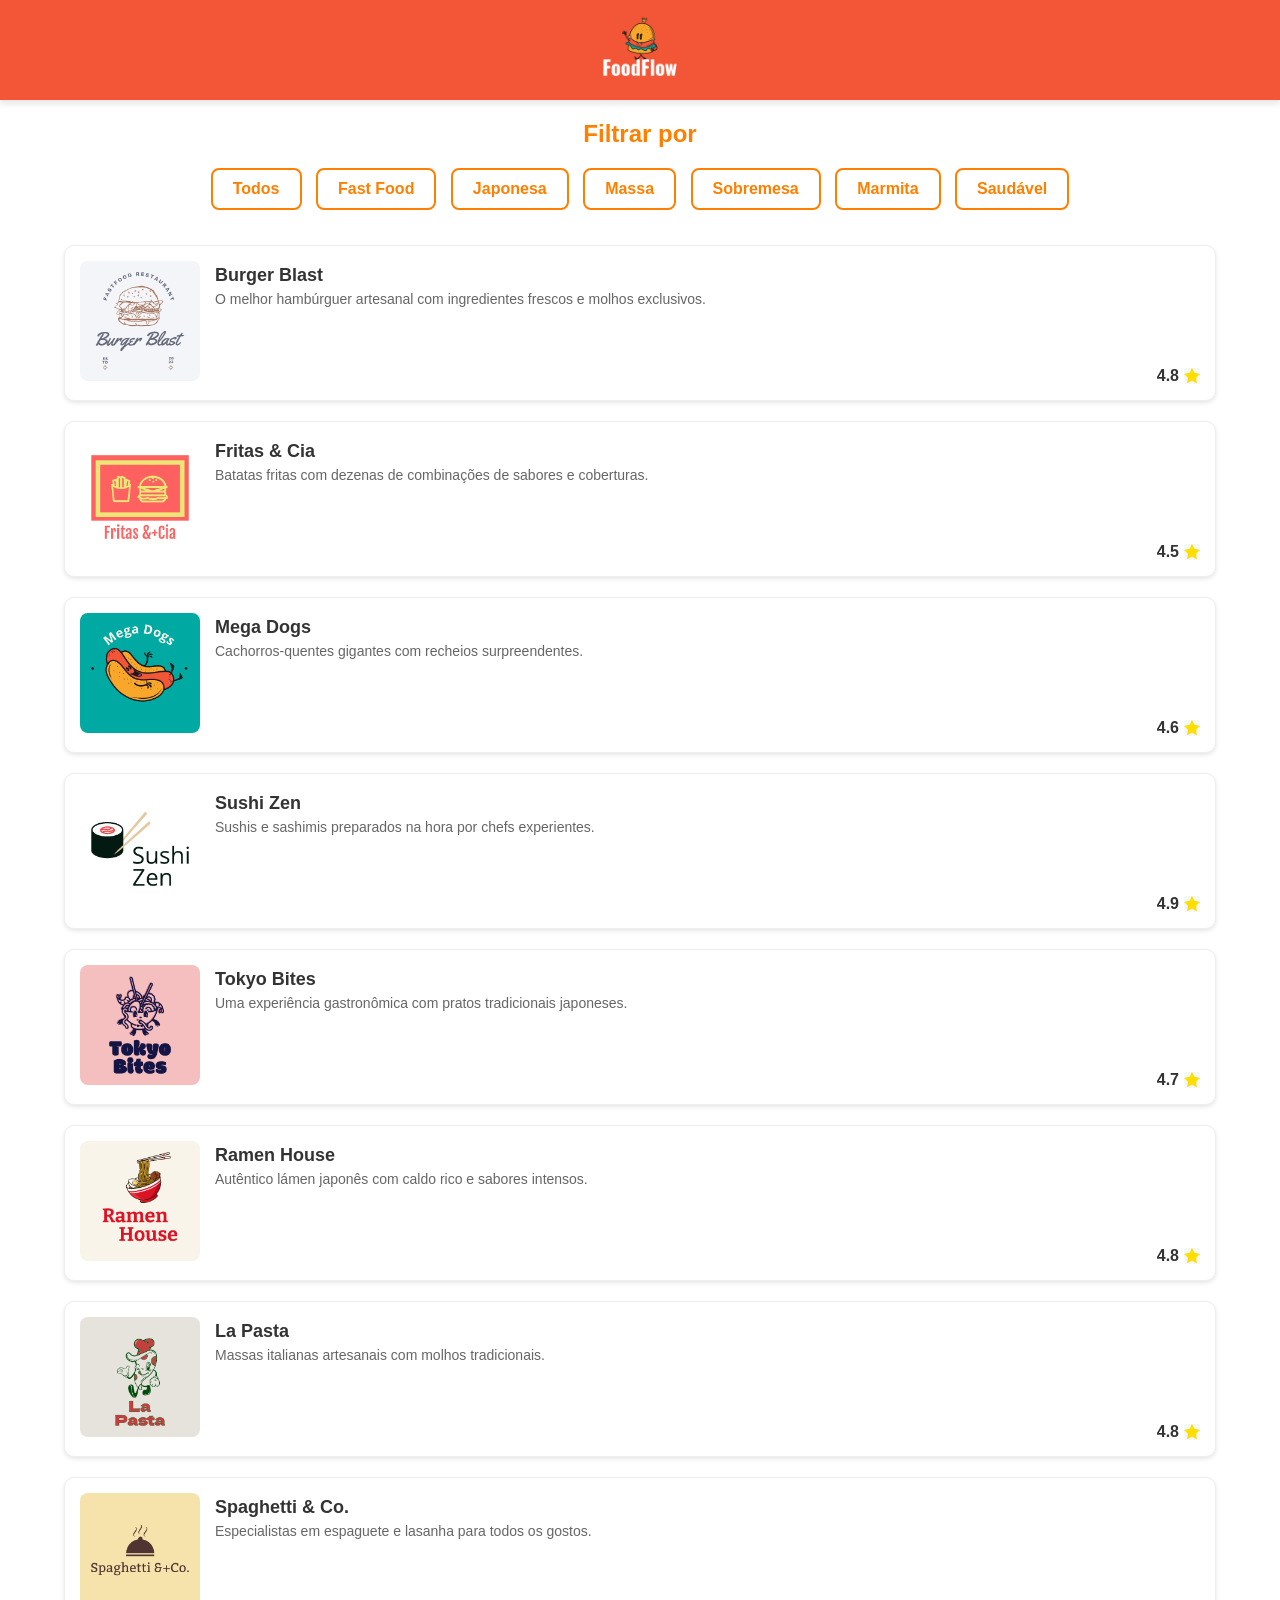
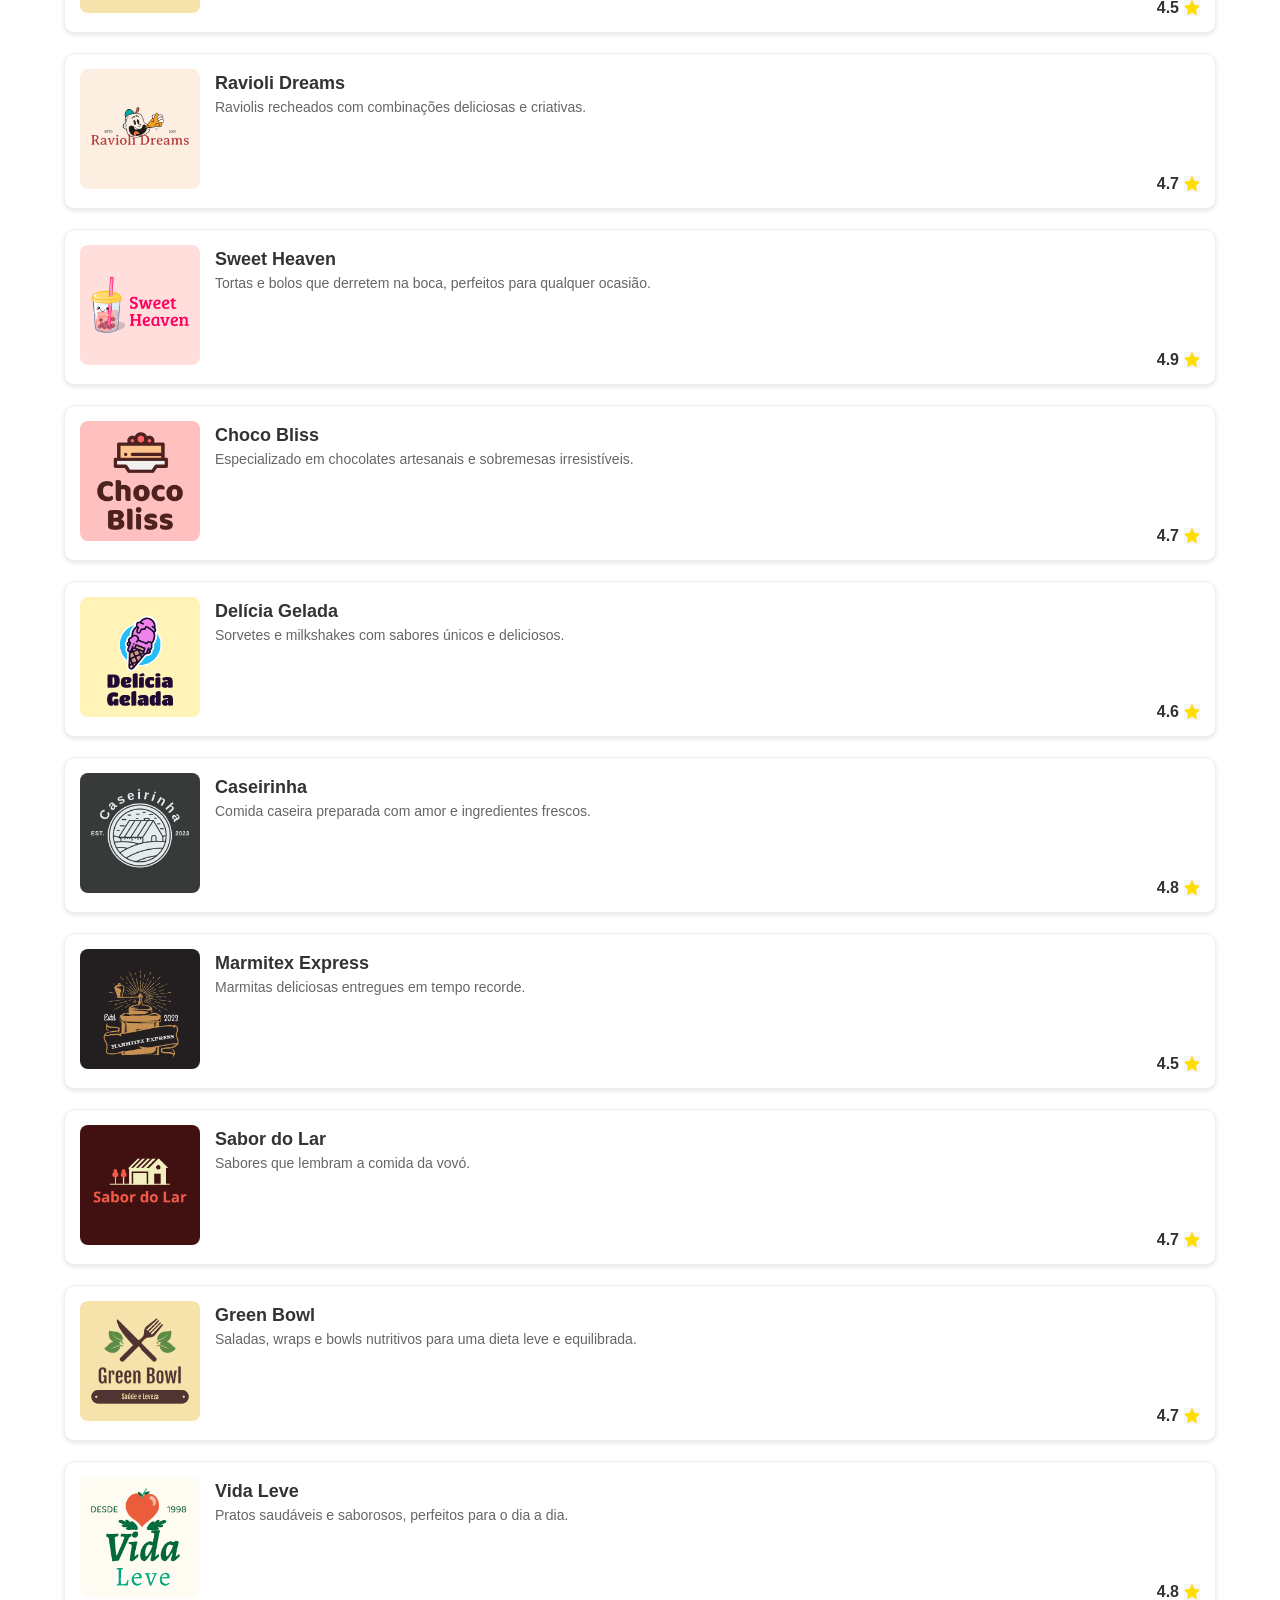
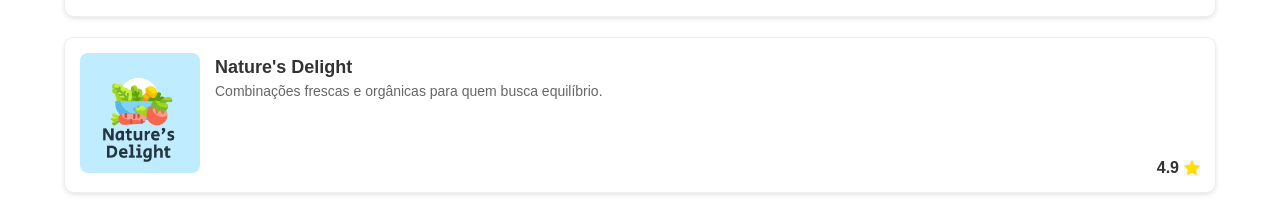
<file: index.html>
<!DOCTYPE html>
<html lang="en">
<head>
    <meta charset="UTF-8">
    <meta name="viewport" content="width=device-width, initial-scale=1.0">
    <link rel="icon" href="../img/logo.png" type="image/png">
    <title>FoodFlow</title>
    <link rel="stylesheet" href="./styles.css">
</head>
<body>
    <div class="container-logo">
        <img src="../img/logo.png" class="logo">
    </div>
    <div class="container-botoes">
        <h1 class="filtrar"> Filtrar por</h1>
        <button class="botoes" data-categoria="todos"> Todos </button>
        <button class="botoes" data-categoria="fast food"> Fast Food </button>
        <button class="botoes" data-categoria="japonesa"> Japonesa </button>
        <button class="botoes" data-categoria="massas"> Massa </button>
        <button class="botoes" data-categoria="doces"> Sobremesa </button>
        <button class="botoes" data-categoria="marmita"> Marmita </button>
        <button class="botoes" data-categoria="saudável"> Saudável </button>
    </div>
    <div class="container-restaurantes" id="container-restaurantes">
    </div>   
    <script src="js/api.js" type="module"></script>
    <script src="js/ui.js" type="module"></script>
</body>
</html>
</file>
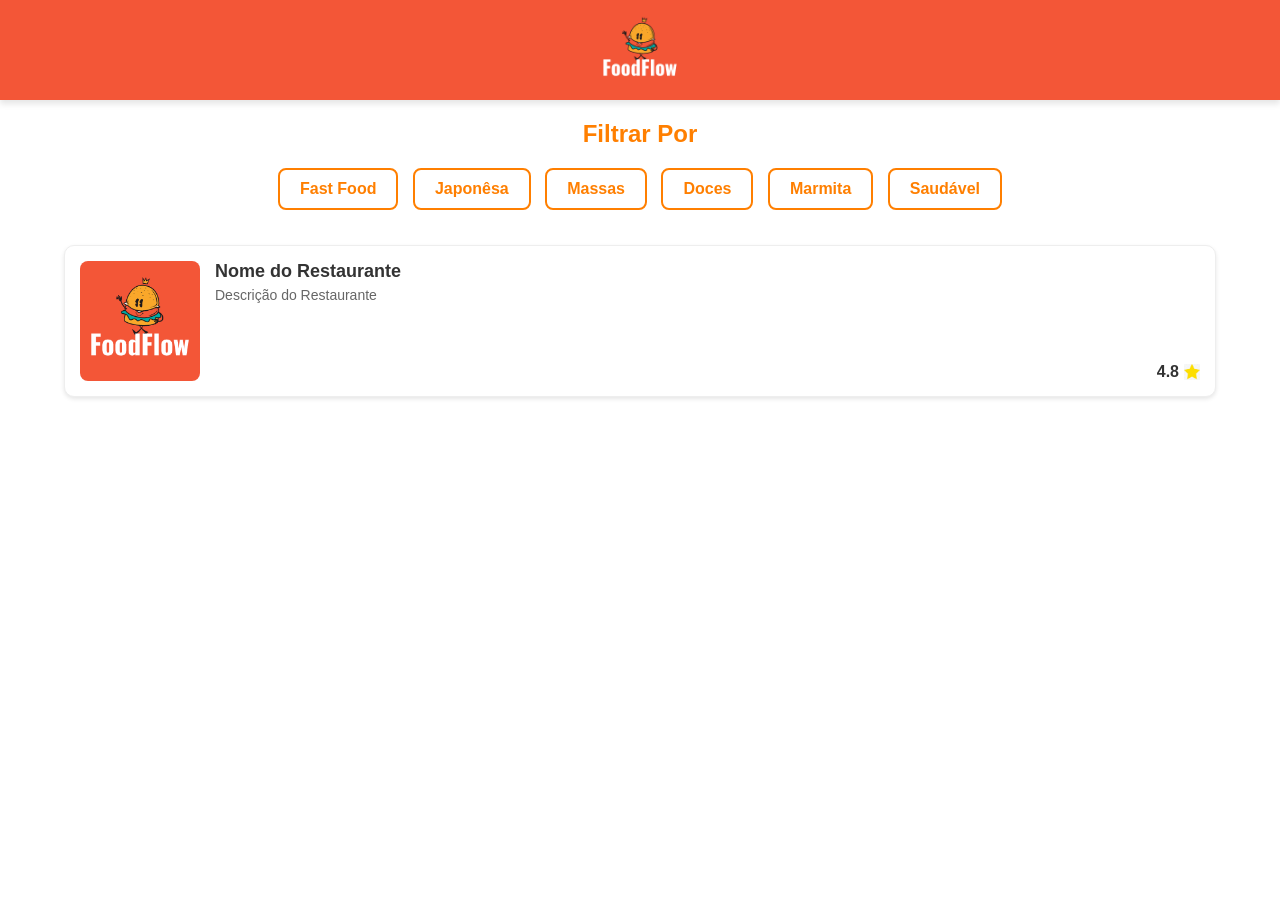
<file: frontend/index.html>
<!DOCTYPE html>
<html lang="en">
<head>
    <meta charset="UTF-8">
    <meta name="viewport" content="width=device-width, initial-scale=1.0">
    <title>FoodFlow</title>
    <link rel="stylesheet" href="/frontend/styles.css">
</head>
<body>
    <div class="container-logo">
        <img src="../img/logo.png" class="logo">
    </div>
    <div class="container-botoes">
        <h1 class="filtrar"> Filtrar Por</h1>
        <button class="botoes"> Fast Food </button>
        <button class="botoes"> Japonêsa </button>
        <button class="botoes"> Massas </button>
        <button class="botoes"> Doces </button>
        <button class="botoes"> Marmita </button>
        <button class="botoes"> Saudável </button>
    </div>

    <div class="container-restaurantes">
        <span restaurante-id>
          <img src="../img/logo.png" class="capa-restaurante" />
          <div class="avaliacao-container">
            <span class="avaliacao">4.8</span>
            <img src="../img/avaliacao.png" class="avaliacao-img" />
          </div>
          <div class="conteudo-restaurante">
            <span class="nome-restaurante">Nome do Restaurante</span>
            <span class="descricao-restaurante">Descrição do Restaurante</span>
          </div>
        </span>
    </div>   

    <script src="script.js" type="module"></script>
</body>
</html>
</file>
<file: styles.css>
body {
    margin: 0;
    padding: 0;
    font-family: Arial, sans-serif;
    background-color: #ffffff;
    color: #333;
}

.container-logo {
    background-color: #f35637;
    display: flex;
    justify-content: center;
    align-items: center;
    padding: 10px;
    height: 80px;
    box-shadow: 0px 4px 6px rgba(0, 0, 0, 0.1);
}

.logo {
    max-height: 90px;
    max-width: 100%;
    background-color: transparent;
    border: none;
}

.container-botoes {
    margin: 20px auto;
    text-align: center;
}

.filtrar {
    color: #ff7f00;
    font-size: 24px;
    font-weight: bold;
    margin-bottom: 15px;
}

.botoes {
    background-color: #ffffff;
    color: #ff7f00;
    border: 2px solid #ff7f00;
    border-radius: 8px;
    padding: 10px 20px;
    font-size: 16px;
    font-weight: bold;
    margin: 5px;
    cursor: pointer;
    transition: all 0.3s ease;
}

.botoes:hover {
    background-color: #ff7f00;
    color: #ffffff;
}

.container-restaurantes {
    margin: 30px auto;
    width: 90%;
    max-width: 1200px;
    display: flex;
    flex-wrap: wrap;
    gap: 20px;
}

.container-restaurante, .container-prato {
    display: flex;
    flex-direction: row;
    align-items: flex-start;
    background-color: #ffffff;
    border: 1px solid #eee;
    border-radius: 10px;
    box-shadow: 0px 2px 4px rgba(0, 0, 0, 0.1);
    padding: 15px;
    transition: transform 0.2s ease;
    gap: 15px;
    position: relative;
    width: 100%;
}

.container-restaurante:hover, .container-prato:hover {
    transform: scale(1.02);
}

.capa-restaurante, .capa-prato {
    width: 120px;
    height: 120px;
    border-radius: 8px;
    object-fit: cover;
    background-color: transparent;
    border: none;
}

.conteudo-restaurante {
    display: flex;
    flex-direction: column;
    justify-content: flex-start;
    flex-grow: 1;
    margin-left: 135px;
}

.nome-restaurante {
    font-size: 18px;
    font-weight: bold;
    color: #333;
    margin: 0;
    transition: color 0.3s, transform 0.3s;
    cursor: pointer;
    margin-top: -120px;
}

.nome-restaurante:hover {
    color: #ff7f00;
}

.nome-restaurante:active {
    color: #e57c00;
    transform: scale(1);
}

.descricao-restaurante, .descricao-prato {
    font-size: 14px;
    color: #666;
    margin: 0;
    margin-top: 5px;
}

.avaliacao-container {
    display: flex;
    align-items: center;
    position: absolute;
    right: 15px;
    bottom: 15px;
}

.avaliacao {
    font-size: 1rem;
    color: #333;
    font-weight: bold;
    margin-right: 5px;
}

.avaliacao-img {
    width: 16px;
    height: 16px;
    vertical-align: middle;
    background-color: transparent;
    border: none;
    display: inline-block;
}

.botao-voltar {
    background-color: #ffffff;
    color: #ff7f00;
    border: 2px solid #ff7f00;
    border-radius: 8px;
    padding: 10px 20px;
    font-size: 16px;
    font-weight: bold;
    margin: 5px;
    cursor: pointer;
    transition: all 0.3s ease;
}

.botao-voltar:hover {
    background-color: #ff7f00;
    color: #ffffff;
}

.pratos-container {
    display: flex;
    flex-wrap: wrap;
    justify-content: center;
    gap: 15px;
    margin-top: 20px;
}

.titulo-pratos {
    text-align: center;
    font-size: 24px;
    font-weight: bold;
    margin-bottom: 20px;
}

.nome-prato {
    font-size: 18px;
    font-weight: bold;
    color: #333;
    margin: 0;
    transition: color 0.3s, transform 0.3s;
    cursor: pointer;
}

.conteudo-prato {
    display: flex;
    flex-direction: column;
    justify-content: flex-start;
    flex-grow: 1;
}
</file>
<file: frontend/styles.css>
body {
    margin: 0;
    padding: 0;
    font-family: Arial, sans-serif;
    background-color: #ffffff;
    color: #333;
}

.container-logo {
    background-color: #f35637;
    display: flex;
    justify-content: center;
    align-items: center;
    padding: 10px;
    height: 80px;
    box-shadow: 0px 4px 6px rgba(0, 0, 0, 0.1);
}

.logo {
    max-height: 90px;
    max-width: 100%;
    background-color: transparent;
    border: none;
}

.container-botoes {
    margin: 20px auto;
    text-align: center;
}

.filtrar {
    color: #ff7f00;
    font-size: 24px;
    font-weight: bold;
    margin-bottom: 15px;
}

.botoes {
    background-color: #ffffff;
    color: #ff7f00;
    border: 2px solid #ff7f00;
    border-radius: 8px;
    padding: 10px 20px;
    font-size: 16px;
    font-weight: bold;
    margin: 5px;
    cursor: pointer;
    transition: all 0.3s ease;
}

.botoes:hover {
    background-color: #ff7f00;
    color: #ffffff;
}

.container-restaurantes {
    margin: 30px auto;
    width: 90%;
    max-width: 1200px;
    display: flex;
    flex-direction: column;
    gap: 20px;
}

.container-restaurantes span[restaurante-id] {
    display: flex;
    flex-direction: row;
    align-items: flex-start;
    background-color: #ffffff;
    border: 1px solid #eee;
    border-radius: 10px;
    box-shadow: 0px 2px 4px rgba(0, 0, 0, 0.1);
    padding: 15px;
    transition: transform 0.2s ease;
    gap: 15px;
    position: relative;
}

.container-restaurantes span[restaurante-id]:hover {
    transform: scale(1.02);
}

.capa-restaurante {
    width: 120px;
    height: 120px;
    border-radius: 8px;
    object-fit: cover;
    background-color: transparent;
    border: none;
}

.conteudo-restaurante {
    display: flex;
    flex-direction: column;
    flex-grow: 1;
}

.nome-restaurante {
    font-size: 18px;
    font-weight: bold;
    color: #333;
    margin-bottom: 5px;
    transition: color 0.3s, transform 0.3s;
    cursor: pointer;
}

.nome-restaurante:hover {
    color: #ff7f00;
}

.nome-restaurante:active {
    color: #e57c00;
    transform: scale(1);
}

.descricao-restaurante {
    font-size: 14px;
    color: #666;
    margin-bottom: 10px;
}

.avaliacao-container {
    display: flex;
    align-items: center;
    position: absolute;
    right: 15px;
    bottom: 15px;
}

.avaliacao {
    font-size: 1rem;
    color: #333;
    font-weight: bold;
    margin-right: 5px;
}

.avaliacao-img {
    width: 16px;
    height: 16px;
    vertical-align: middle;
    background-color: transparent;
    border: none;
    display: inline-block;
}
</file>
